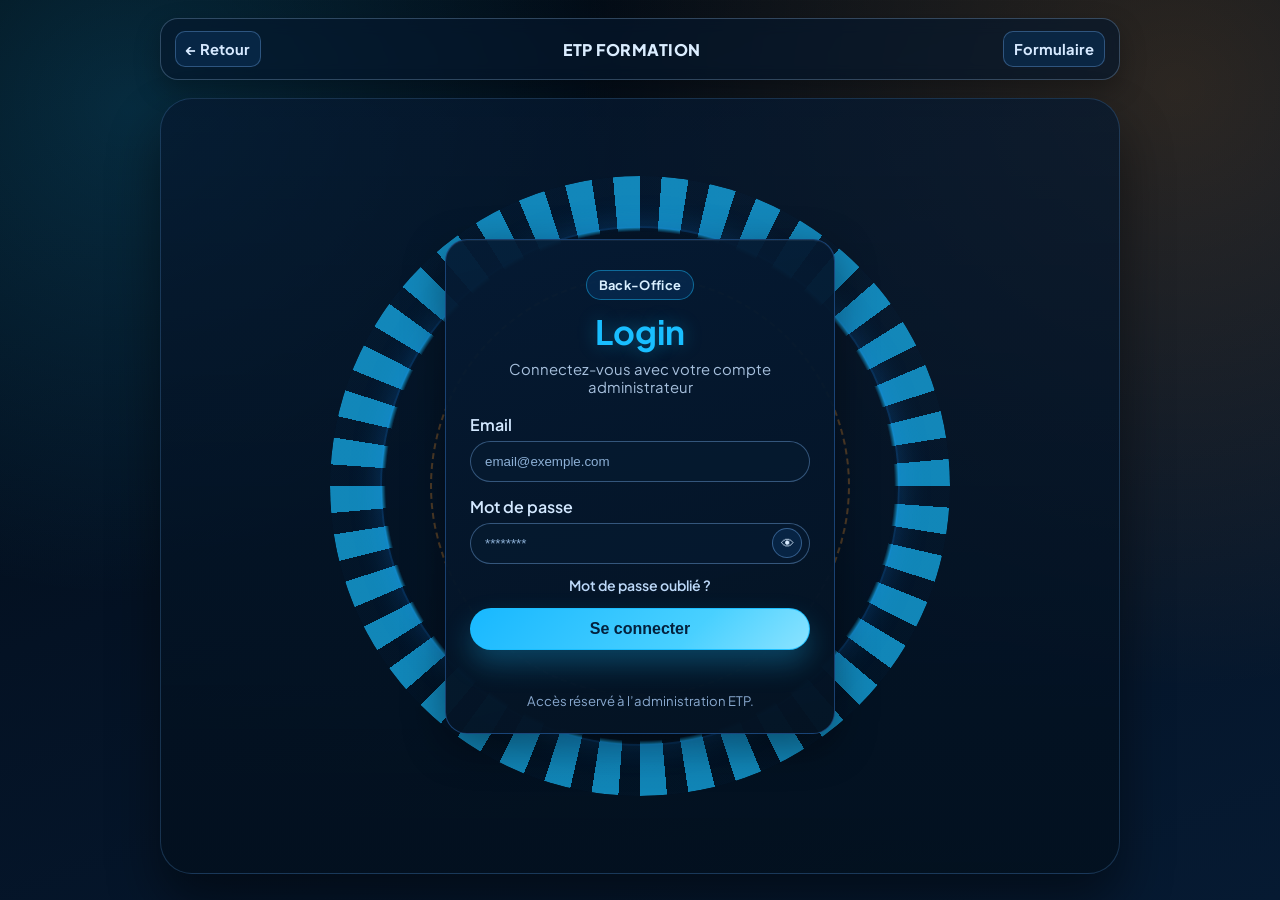
<file: back-office/login.html>
<!DOCTYPE html>
<html lang="fr">
<head>
  <meta charset="UTF-8" />
  <meta name="viewport" content="width=device-width, initial-scale=1.0" />
  <title>ETP Back-Office • Connexion</title>
  <link rel="preconnect" href="https://fonts.googleapis.com" />
  <link rel="preconnect" href="https://fonts.gstatic.com" crossorigin />
  <link href="https://fonts.googleapis.com/css2?family=Outfit:wght@400;500;600;700;800&family=Plus+Jakarta+Sans:wght@400;500;600;700;800&display=swap" rel="stylesheet" />
  <link rel="stylesheet" href="login.css" />
</head>
<body>
  <main class="auth-page">
    <header class="auth-topbar" aria-label="Navigation rapide">
      <a href="../index.html" class="topbar-link back-link">← Retour</a>
      <div class="topbar-brand">ETP FORMATION</div>
      <a href="../index.html" class="topbar-link form-link">Formulaire</a>
    </header>

    <section class="auth-shell" aria-label="Connexion administrateur">
      <div class="ring ring-main" aria-hidden="true"></div>
      <div class="ring ring-soft" aria-hidden="true"></div>
      <div class="ring ring-accent" aria-hidden="true"></div>

      <article class="auth-card">
        <p class="auth-badge">Back-Office</p>
        <h1>Login</h1>
        <p class="subtitle">Connectez-vous avec votre compte administrateur</p>

        <form id="loginForm" novalidate>
          <label for="email">Email</label>
          <input id="email" type="email" placeholder="email@exemple.com" autocomplete="username" required />

          <label for="password">Mot de passe</label>
          <div class="password-wrap">
            <input id="password" type="password" placeholder="********" autocomplete="current-password" required />
            <button type="button" id="togglePassword" class="toggle-password" aria-label="Afficher le mot de passe">👁</button>
          </div>

          <a href="#" class="forgot-link">Mot de passe oublié ?</a>
          <button type="submit" class="submit-btn">Se connecter</button>
        </form>

        <p id="msg" class="msg" aria-live="polite"></p>
        <p class="helper-text">Accès réservé à l’administration ETP.</p>
      </article>
    </section>
  </main>

  <script src="login.js"></script>
</body>
</html>
</file>
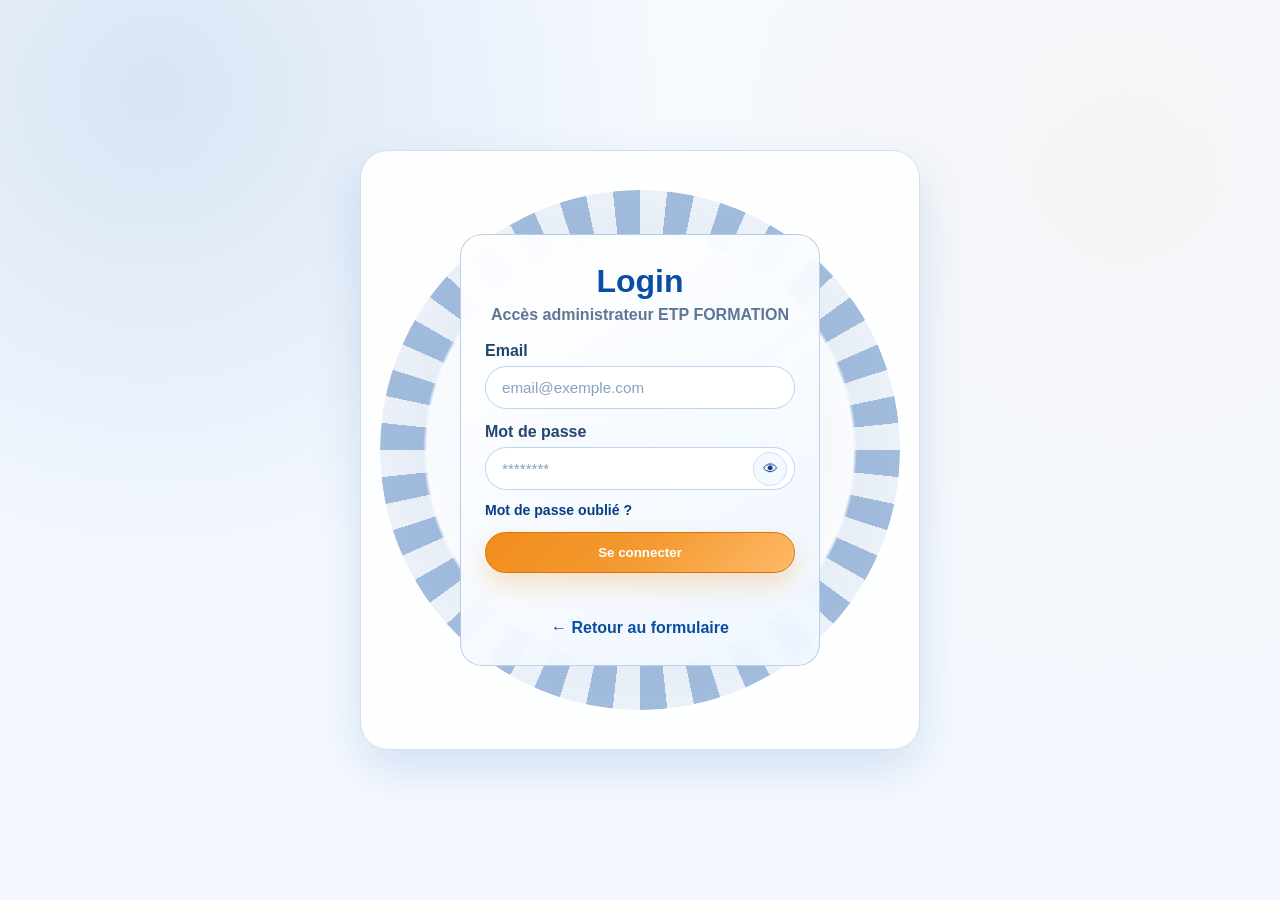
<file: backoffice/login.html>
<!DOCTYPE html>
<html lang="fr">
<head>
  <meta charset="UTF-8" />
  <meta name="viewport" content="width=device-width, initial-scale=1.0" />
  <title>Backoffice ETP - Connexion</title>
  <link rel="stylesheet" href="login.css" />
</head>
<body>
  <main class="login-wrapper">
    <section class="login-shell" aria-label="Connexion backoffice">
      <div class="ring-decor" aria-hidden="true"></div>

      <article class="login-panel">
        <h1>Login</h1>
        <p class="subtitle">Accès administrateur ETP FORMATION</p>

        <form id="loginForm" novalidate>
          <label for="email">Email</label>
          <input id="email" type="email" placeholder="email@exemple.com" required />

          <label for="password">Mot de passe</label>
          <div class="password-wrap">
            <input id="password" type="password" placeholder="********" required />
            <button type="button" id="togglePassword" class="toggle-password" aria-label="Afficher le mot de passe">👁</button>
          </div>

          <a href="#" class="forgot-link">Mot de passe oublié ?</a>
          <button type="submit">Se connecter</button>
        </form>

        <p id="msg" class="msg" aria-live="polite"></p>
        <a href="../index.html" class="back-link">← Retour au formulaire</a>
      </article>
    </section>
  </main>

  <script src="login.js"></script>
</body>
</html>
</file>
<file: back-office/login.css>
:root {
  --bg-main: #041224;
  --bg-soft: #071c34;
  --panel: rgba(7, 24, 45, 0.74);
  --panel-border: rgba(66, 150, 255, 0.34);
  --text: #ecf6ff;
  --muted: #a6bfdc;
  --neon-blue: #19beff;
  --neon-blue-2: #178fff;
  --logo-orange: #ff9d2f;
  --danger: #ff7188;
  --success: #62f2b2;
  --ring-main: rgba(25, 190, 255, 0.56);
  --ring-soft: rgba(23, 143, 255, 0.22);
}

* {
  box-sizing: border-box;
}

body {
  margin: 0;
  min-height: 100vh;
  font-family: "Plus Jakarta Sans", "Segoe UI", sans-serif;
  color: var(--text);
  background:
    radial-gradient(circle at 10% 12%, rgba(25, 190, 255, 0.18), transparent 35%),
    radial-gradient(circle at 92% 10%, rgba(255, 157, 47, 0.16), transparent 42%),
    linear-gradient(160deg, #020910 0%, #041224 48%, #061a32 100%);
}

.auth-page {
  min-height: 100vh;
  padding: 18px 16px 26px;
  display: grid;
  grid-template-rows: auto 1fr;
  gap: 18px;
  overflow-x: hidden;
}

.auth-topbar {
  width: min(960px, 100%);
  max-width: 100%;
  margin: 0 auto;
  border: 1px solid rgba(146, 187, 226, 0.3);
  background: rgba(6, 24, 45, 0.66);
  border-radius: 18px;
  padding: 12px 14px;
  display: grid;
  grid-template-columns: auto 1fr auto;
  align-items: center;
  gap: 10px;
  backdrop-filter: blur(8px);
  box-shadow: 0 10px 26px rgba(0, 0, 0, 0.28);
}

.topbar-brand {
  text-align: center;
  font-weight: 800;
  letter-spacing: 0.5px;
  color: #dbedff;
}

.topbar-link {
  color: #d6e9ff;
  text-decoration: none;
  font-weight: 700;
  font-size: 0.92rem;
  border: 1px solid rgba(118, 178, 243, 0.34);
  background: rgba(10, 43, 78, 0.72);
  border-radius: 10px;
  padding: 8px 10px;
  transition: all 0.2s ease;
}

.topbar-link:hover {
  color: #fff;
  border-color: rgba(25, 190, 255, 0.7);
  box-shadow: 0 0 0 3px rgba(25, 190, 255, 0.14);
}

.auth-shell {
  width: min(960px, 100%);
  max-width: 100%;
  margin: 0 auto;
  border-radius: 32px;
  background: linear-gradient(180deg, rgba(6, 25, 48, 0.74) 0%, rgba(3, 16, 30, 0.88) 100%);
  border: 1px solid rgba(80, 139, 201, 0.28);
  display: grid;
  place-items: center;
  position: relative;
  overflow: hidden;
  min-height: 640px;
  padding: 24px;
  box-shadow: 0 28px 52px rgba(0, 0, 0, 0.45);
}

.ring {
  position: absolute;
  border-radius: 50%;
  pointer-events: none;
}

.ring-main {
  width: min(84vw, 620px);
  aspect-ratio: 1;
  background: repeating-conic-gradient(
    from 0deg,
    rgba(12, 67, 130, 0.05) 0deg 4deg,
    rgba(25, 190, 255, 0.68) 4deg 9deg
  );
  mask: radial-gradient(circle, transparent 58%, #000 59%);
  animation: spin 18s linear infinite;
}

.ring-soft {
  width: min(75vw, 520px);
  aspect-ratio: 1;
  border: 2px solid var(--ring-soft);
  box-shadow: 0 0 30px rgba(23, 143, 255, 0.25);
  animation: spinReverse 24s linear infinite;
}

.ring-accent {
  width: min(65vw, 420px);
  aspect-ratio: 1;
  border: 2px dashed rgba(255, 157, 47, 0.3);
  animation: pulse 3.6s ease-in-out infinite;
}

@keyframes spin {
  to {
    transform: rotate(360deg);
  }
}

@keyframes spinReverse {
  to {
    transform: rotate(-360deg);
  }
}

@keyframes pulse {
  0%, 100% { opacity: 0.5; }
  50% { opacity: 0.92; }
}

.auth-card {
  position: relative;
  z-index: 2;
  width: min(390px, 100%);
  max-width: 100%;
  border-radius: 22px;
  background: linear-gradient(165deg, rgba(5, 27, 52, 0.95), rgba(4, 19, 35, 0.98));
  border: 1px solid var(--panel-border);
  box-shadow:
    0 12px 42px rgba(0, 0, 0, 0.42),
    inset 0 1px 0 rgba(255, 255, 255, 0.05);
  padding: 30px 24px 24px;
}

.auth-badge {
  margin: 0 auto 10px;
  width: fit-content;
  border-radius: 999px;
  padding: 6px 12px;
  font-size: 0.8rem;
  letter-spacing: 0.3px;
  font-weight: 700;
  color: #d9efff;
  border: 1px solid rgba(25, 190, 255, 0.45);
  background: rgba(7, 54, 100, 0.48);
}

.auth-card h1 {
  margin: 0;
  text-align: center;
  font-size: 2.1rem;
  color: var(--neon-blue);
  text-shadow: 0 0 18px rgba(25, 190, 255, 0.36);
}

.subtitle {
  margin: 8px 0 18px;
  text-align: center;
  color: var(--muted);
  font-size: 0.93rem;
}

label {
  display: block;
  margin-bottom: 6px;
  color: #d3e8ff;
  font-weight: 600;
}

input {
  width: 100%;
  border-radius: 999px;
  border: 1px solid rgba(117, 172, 230, 0.42);
  background: rgba(7, 26, 48, 0.82);
  color: #eaf5ff;
  padding: 12px 14px;
  margin-bottom: 14px;
  outline: none;
  transition: border-color 0.2s ease, box-shadow 0.2s ease;
}

input::placeholder {
  color: #8db0d6;
}

input:focus {
  border-color: rgba(25, 190, 255, 0.82);
  box-shadow: 0 0 0 4px rgba(25, 190, 255, 0.16);
}

.password-wrap {
  position: relative;
}

.password-wrap input {
  padding-right: 44px;
  margin-bottom: 8px;
}

.toggle-password {
  position: absolute;
  right: 8px;
  top: 42%;
  transform: translateY(-50%);
  width: 30px;
  height: 30px;
  border: 1px solid rgba(106, 167, 232, 0.45);
  border-radius: 999px;
  background: rgba(8, 38, 71, 0.9);
  color: #d9ecff;
  cursor: pointer;
}

.forgot-link {
  display: block;
  margin: 4px 0 14px;
  text-align: center;
  text-decoration: none;
  color: #bcd8f8;
  font-weight: 600;
  font-size: 0.88rem;
}

.submit-btn {
  width: 100%;
  border: 1px solid rgba(25, 190, 255, 0.95);
  border-radius: 999px;
  padding: 11px 14px;
  font-size: 1rem;
  font-weight: 800;
  color: #04213d;
  background: linear-gradient(135deg, #18b8ff 0%, #49d0ff 65%, #8be3ff 100%);
  cursor: pointer;
  box-shadow: 0 14px 28px rgba(25, 190, 255, 0.28);
  transition: all 0.2s ease;
}

.submit-btn:hover {
  transform: translateY(-1px);
  filter: brightness(1.03);
}

.msg {
  min-height: 22px;
  margin: 12px 0 4px;
  text-align: center;
  font-weight: 600;
  font-size: 0.92rem;
}

.msg.error {
  color: var(--danger);
}

.msg.success {
  color: var(--success);
}

.helper-text {
  margin: 8px 0 0;
  text-align: center;
  font-size: 0.82rem;
  color: #89a9cf;
}

@media (max-width: 700px) {
  .auth-page {
    padding: 12px 10px 20px;
    gap: 12px;
  }

  .auth-topbar {
    grid-template-columns: 1fr;
    text-align: center;
    gap: 8px;
    padding: 10px;
    border-radius: 14px;
  }

  .auth-shell {
    min-height: 560px;
    border-radius: 20px;
    padding: 14px;
  }

  .auth-card {
    padding: 22px 16px;
    border-radius: 16px;
  }

  .auth-card h1 {
    font-size: 1.8rem;
  }

  .topbar-brand {
    font-size: 0.9rem;
  }

  .topbar-link {
    font-size: 0.8rem;
    padding: 7px 8px;
    width: 100%;
  }
}

@media (max-width: 420px) {
  .auth-card {
    padding: 18px 12px;
  }

  input {
    padding: 11px 12px;
  }

  .submit-btn {
    padding: 10px 12px;
    font-size: 0.95rem;
  }
}
</file>
<file: backoffice/login.css>
:root {
  --primary: #0a4ea3;
  --primary-dark: #083c84;
  --accent: #f28c1b;
  --accent-dark: #d97408;
  --bg: #f5f9ff;
  --text: #0f2948;
  --muted: #5f7695;
  --danger: #d93f4f;
  --success: #15885e;
  --border: #cfe0f5;
}

* {
  box-sizing: border-box;
}

body {
  margin: 0;
  font-family: "Plus Jakarta Sans", "Segoe UI", Arial, sans-serif;
  color: var(--text);
  background:
    radial-gradient(circle at 12% 10%, rgba(10, 78, 163, 0.12) 0%, rgba(245, 249, 255, 0.75) 36%),
    radial-gradient(circle at 88% 18%, rgba(242, 140, 27, 0.14) 0%, rgba(245, 249, 255, 0.8) 40%),
    linear-gradient(180deg, #f8fbff 0%, #eef5ff 100%);
  min-height: 100vh;
}

.login-wrapper {
  min-height: 100vh;
  display: grid;
  place-items: center;
  padding: 20px;
}

.login-shell {
  position: relative;
  width: min(560px, 100%);
  min-height: 600px;
  border-radius: 28px;
  border: 1px solid var(--border);
  box-shadow: 0 20px 48px rgba(10, 78, 163, 0.14);
  background:
    radial-gradient(circle at 50% 50%, rgba(10, 78, 163, 0.1) 0%, rgba(255, 255, 255, 0.95) 62%);
  display: grid;
  place-items: center;
  overflow: hidden;
  padding: 24px;
}

.ring-decor {
  position: absolute;
  inset: 50%;
  width: 520px;
  height: 520px;
  transform: translate(-50%, -50%);
  border-radius: 50%;
  pointer-events: none;
  background: repeating-conic-gradient(
    from 0deg,
    rgba(10, 78, 163, 0.08) 0deg 6deg,
    rgba(10, 78, 163, 0.38) 6deg 12deg
  );
  mask: radial-gradient(circle, transparent 58%, #000 59%);
  animation: spinRing 18s linear infinite;
}

@keyframes spinRing {
  to {
    transform: translate(-50%, -50%) rotate(360deg);
  }
}

.login-panel {
  position: relative;
  z-index: 2;
  width: min(360px, 100%);
  padding: 28px 24px;
  border-radius: 22px;
  border: 1px solid rgba(10, 78, 163, 0.25);
  background: linear-gradient(145deg, rgba(255, 255, 255, 0.96) 0%, rgba(239, 246, 255, 0.95) 100%);
  backdrop-filter: blur(2px);
}

.login-panel h1 {
  margin: 0 0 6px;
  font-size: 2rem;
  font-weight: 800;
  text-align: center;
  color: var(--primary);
}

.subtitle {
  margin: 0 0 18px;
  color: var(--muted);
  text-align: center;
  font-weight: 600;
}

label {
  display: block;
  margin-bottom: 6px;
  font-weight: 600;
  color: #24456d;
}

input {
  width: 100%;
  border: 1px solid #bcd3ef;
  border-radius: 999px;
  padding: 12px 16px;
  margin-bottom: 14px;
  font-size: 0.95rem;
  color: #14345d;
  background: #ffffff;
  transition: border-color 0.2s ease, box-shadow 0.2s ease;
}

input::placeholder {
  color: #87a1c1;
}

input:focus {
  outline: none;
  border-color: var(--primary);
  box-shadow: 0 0 0 0.2rem rgba(10, 78, 163, 0.16);
  background-color: #ffffff;
}

.password-wrap {
  position: relative;
}

.password-wrap input {
  padding-right: 46px;
  margin-bottom: 8px;
}

.toggle-password {
  position: absolute;
  right: 8px;
  top: 43%;
  transform: translateY(-50%);
  width: 34px;
  height: 34px;
  border: 1px solid #cddff5;
  border-radius: 999px;
  background: #f4f9ff;
  color: var(--primary-dark);
  cursor: pointer;
  font-size: 0.95rem;
  line-height: 1;
  display: grid;
  place-items: center;
}

.toggle-password:hover {
  background: #e9f3ff;
  border-color: #bdd4f3;
}

.forgot-link {
  display: inline-block;
  margin: 4px 0 14px;
  color: var(--primary-dark);
  text-decoration: none;
  font-size: 0.88rem;
  font-weight: 600;
}

.forgot-link:hover {
  text-decoration: underline;
}

button[type="submit"] {
  width: 100%;
  border: 1px solid var(--accent-dark);
  border-radius: 999px;
  padding: 12px;
  font-weight: 700;
  background: linear-gradient(135deg, var(--accent) 0%, #f39a31 50%, #ffb967 100%);
  color: #fff;
  cursor: pointer;
  transition: transform 0.15s ease, box-shadow 0.2s ease, filter 0.2s ease;
  box-shadow: 0 12px 24px rgba(242, 140, 27, 0.24);
}

button[type="submit"]:hover {
  transform: translateY(-1px);
  filter: saturate(1.05);
  box-shadow: 0 14px 26px rgba(217, 116, 8, 0.3);
}

.msg {
  min-height: 22px;
  margin: 12px 0 4px;
  font-size: 0.92rem;
  text-align: center;
}

.msg.error {
  color: var(--danger);
}

.msg.success {
  color: var(--success);
}

.back-link {
  display: block;
  margin-top: 12px;
  color: var(--primary);
  text-decoration: none;
  font-weight: 700;
  text-align: center;
}

.back-link:hover {
  text-decoration: underline;
}

@media (max-width: 640px) {
  .login-shell {
    min-height: 520px;
    border-radius: 20px;
    padding: 16px;
  }

  .ring-decor {
    width: 420px;
    height: 420px;
  }

  .login-panel {
    padding: 22px 16px;
    border-radius: 16px;
  }

  .login-panel h1 {
    font-size: 1.6rem;
  }
}
</file>
